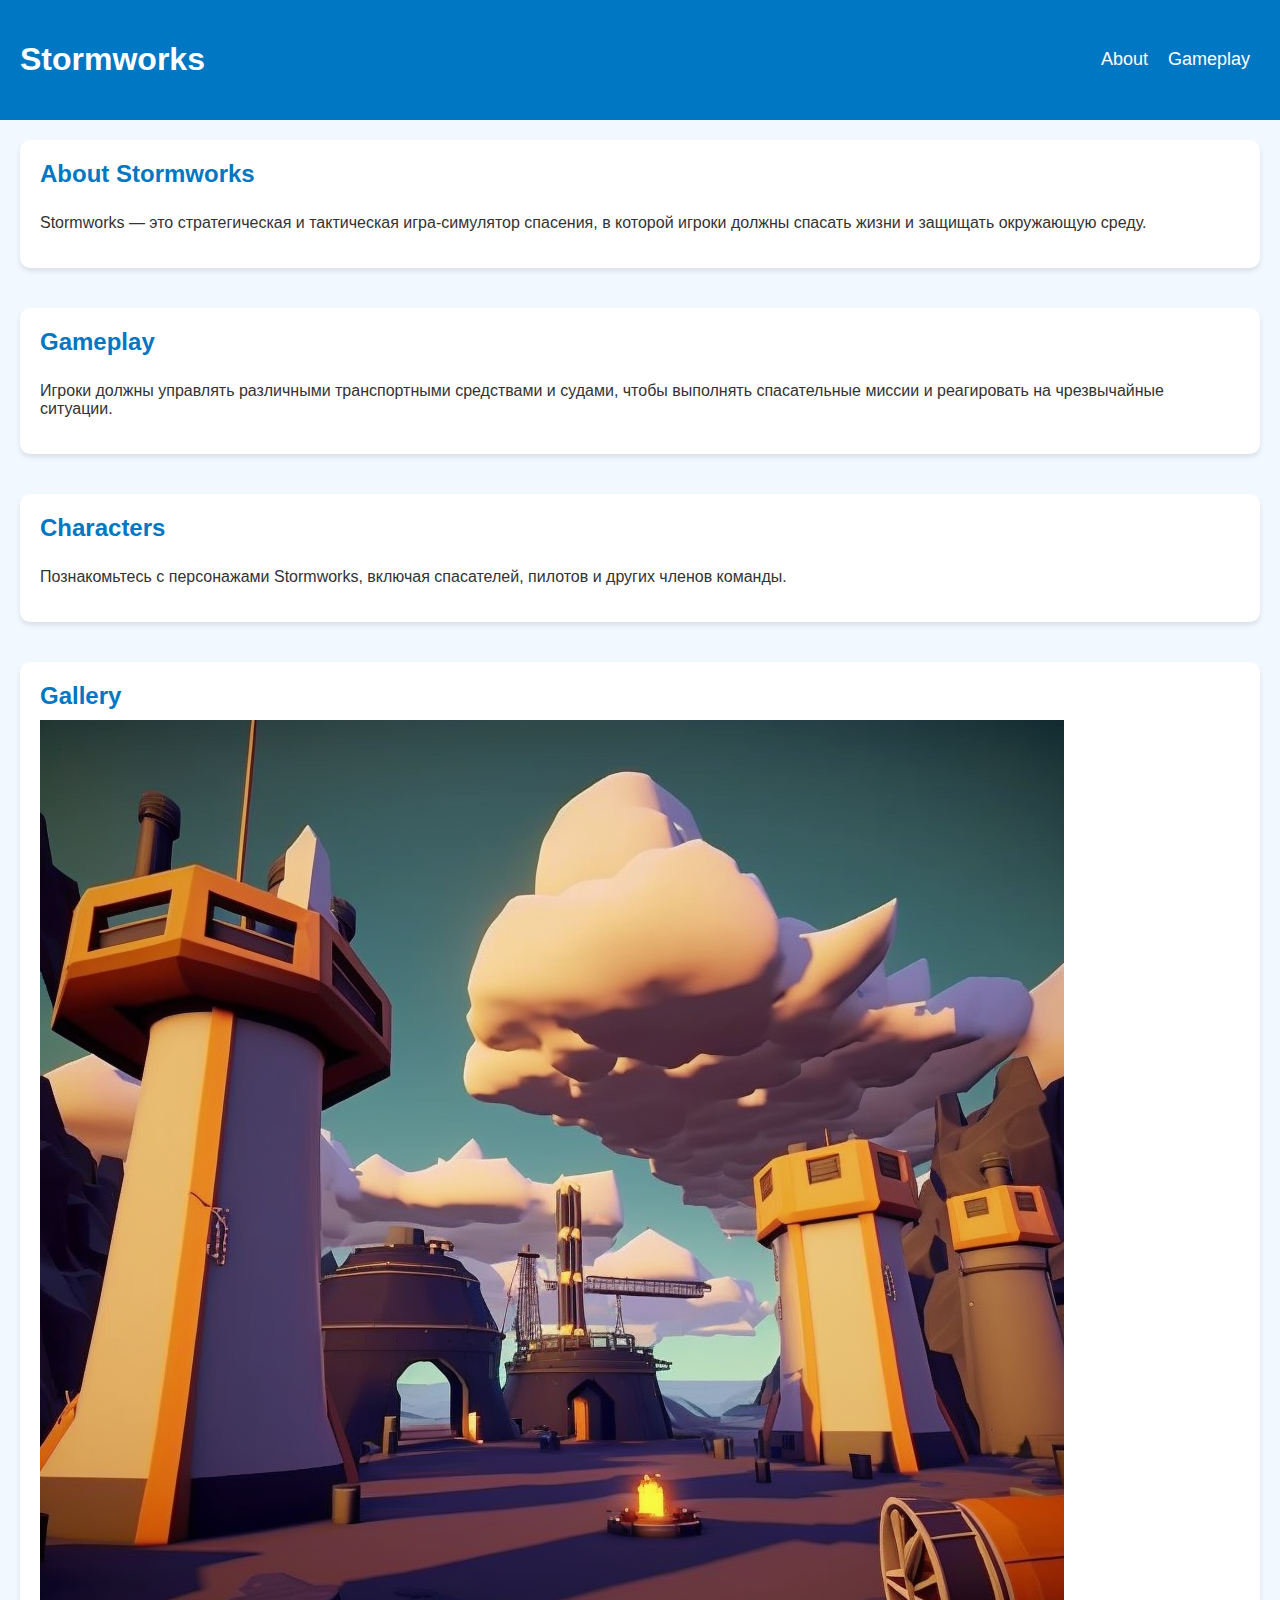
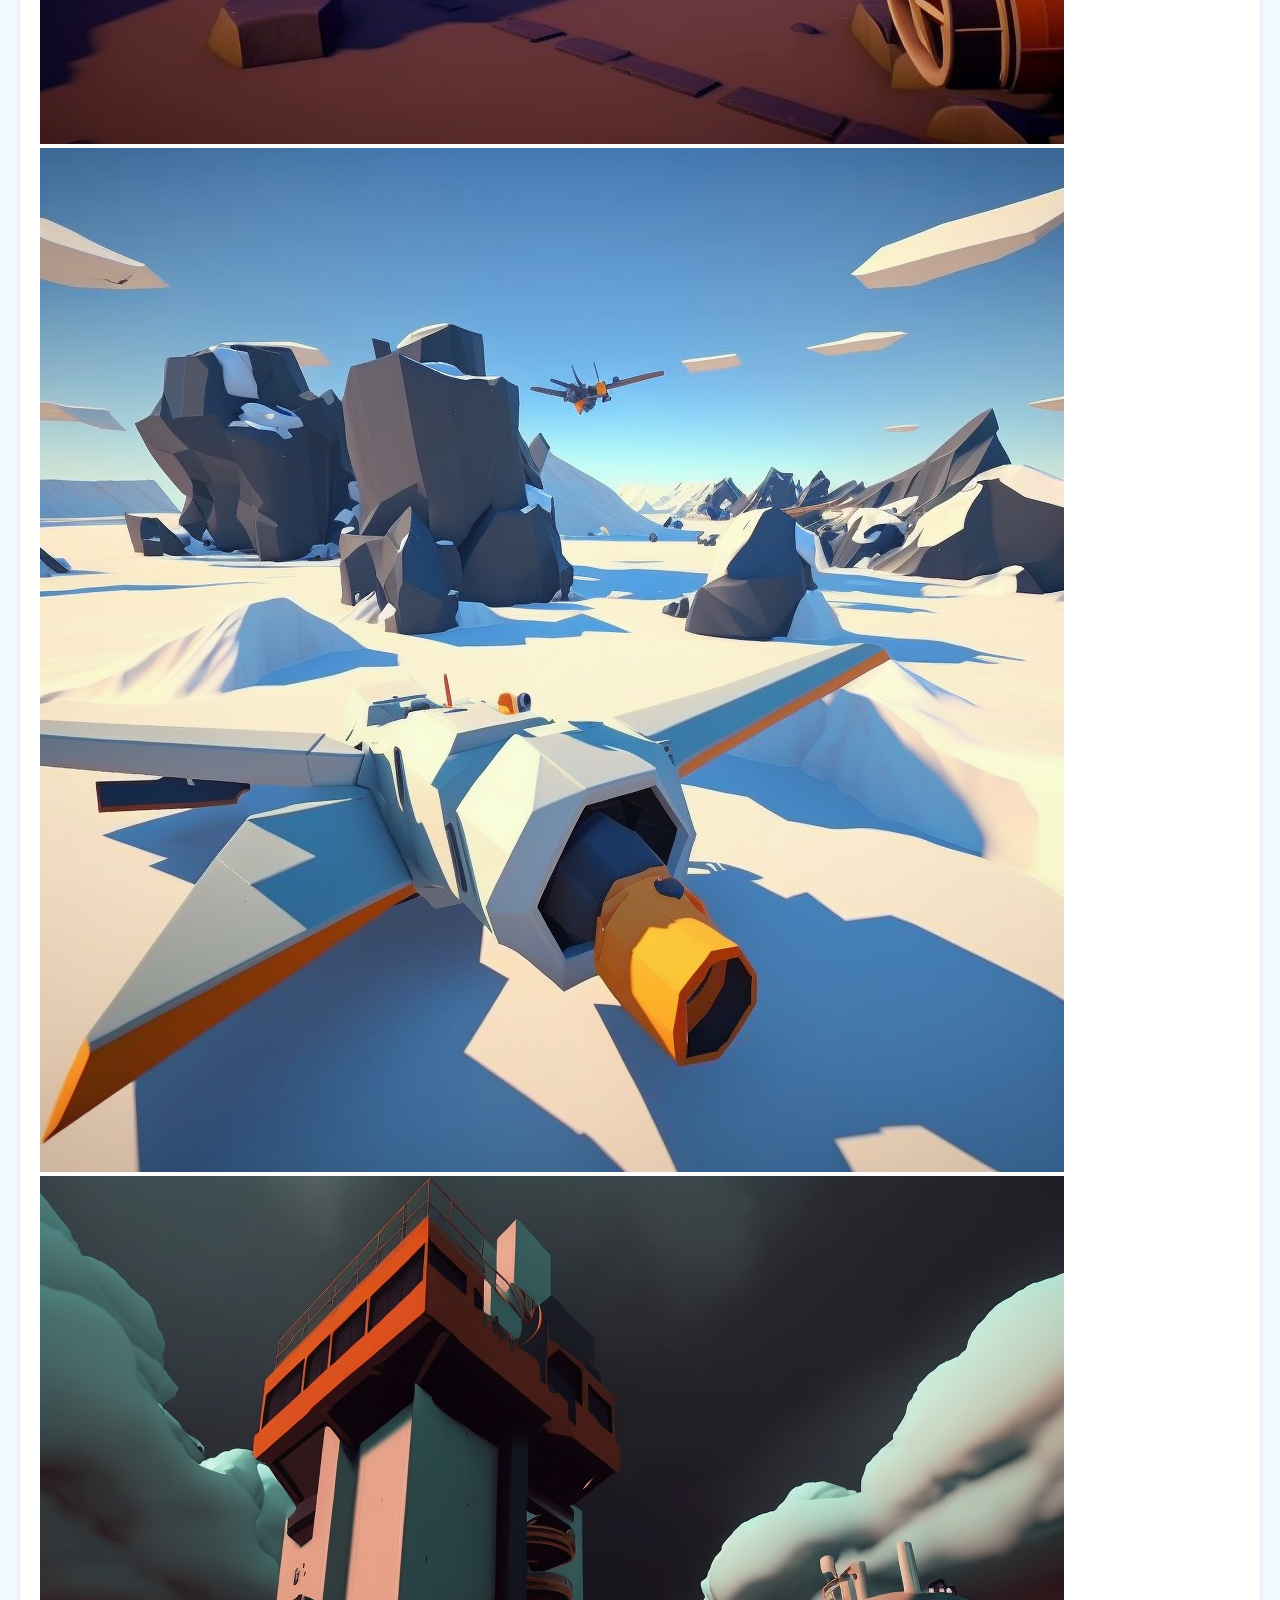
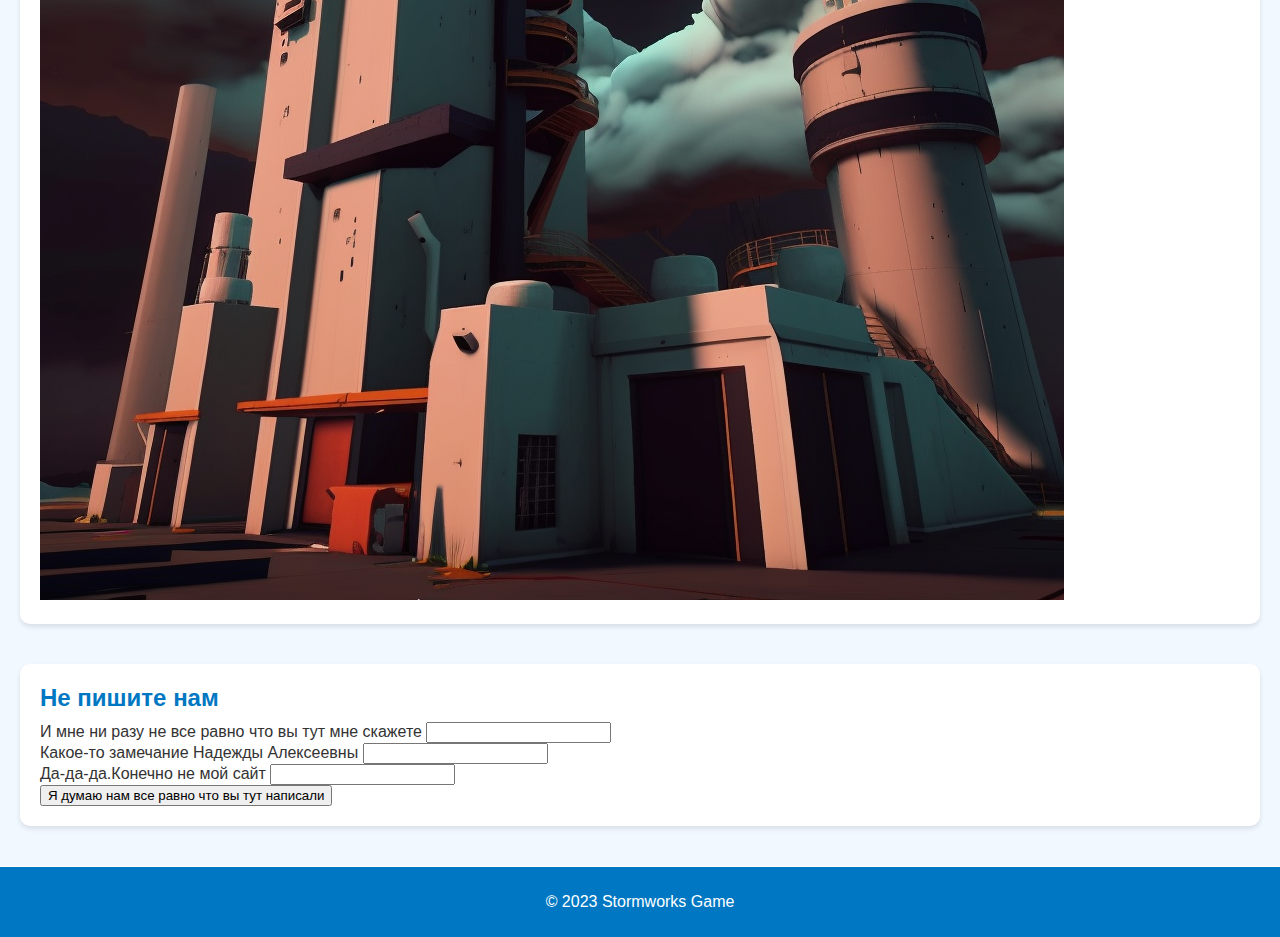
<file: index.html>
<!DOCTYPE html>
<html lang="en">
<head>
	<meta charset="UTF-8">
	<title>Stormworks Game</title>
    <link rel="stylesheet" href="style.css">
</head>
<body>
	<header>
		<h1>Stormworks</h1>
		<nav>
			<ul>
				<li><a href="about.html">About</a></li>
				<li><a href="gameplay.html">Gameplay</a></li>
			</ul>
		</nav>
	</header>
	<main>
		<section id="about">
			<h2>About Stormworks</h2>
			<p>Stormworks — это стратегическая и тактическая игра-симулятор спасения, в которой игроки должны спасать жизни и защищать окружающую среду.
</p>
		</section>
		<section id="gameplay">
			<h2>Gameplay</h2>
			<p>Игроки должны управлять различными транспортными средствами и судами, чтобы выполнять спасательные миссии и реагировать на чрезвычайные ситуации.</p>
		</section>
		<section id="characters">
			<h2>Characters</h2>
			<p>Познакомьтесь с персонажами Stormworks, включая спасателей, пилотов и других членов команды.</p>
		</section>
		<section id="gallery">
			<h2>Gallery</h2>
			<img src="images/image1.png" alt="Stormworks screenshot">
			<img src="images/image2.png" alt="Stormworks screenshot">
			<img src="images/image3.png" alt="Stormworks screenshot">
		</section>
		<section id="contact">
			<h2>Не пишите нам</h2>
			<form>
				<label for="name">И мне ни разу не все равно что вы тут мне скажете</label>
				<input type="text" id="name" name="name"><br>

				<label for="email">Какое-то замечание Надежды Алексеевны</label>
				<input type="email" id="email" name="email"><br>

				<label for="message">Да-да-да.Конечно не мой сайт</label>
				<input type="message" id="message" name="massage"><br>

				<input type="submit" value="Я думаю нам все равно что вы тут написали">
			</form>
		</section>
	</main>
	<footer>
		<p>&copy; 2023 Stormworks Game</p>
	</footer>
</body>
</html>
</file>
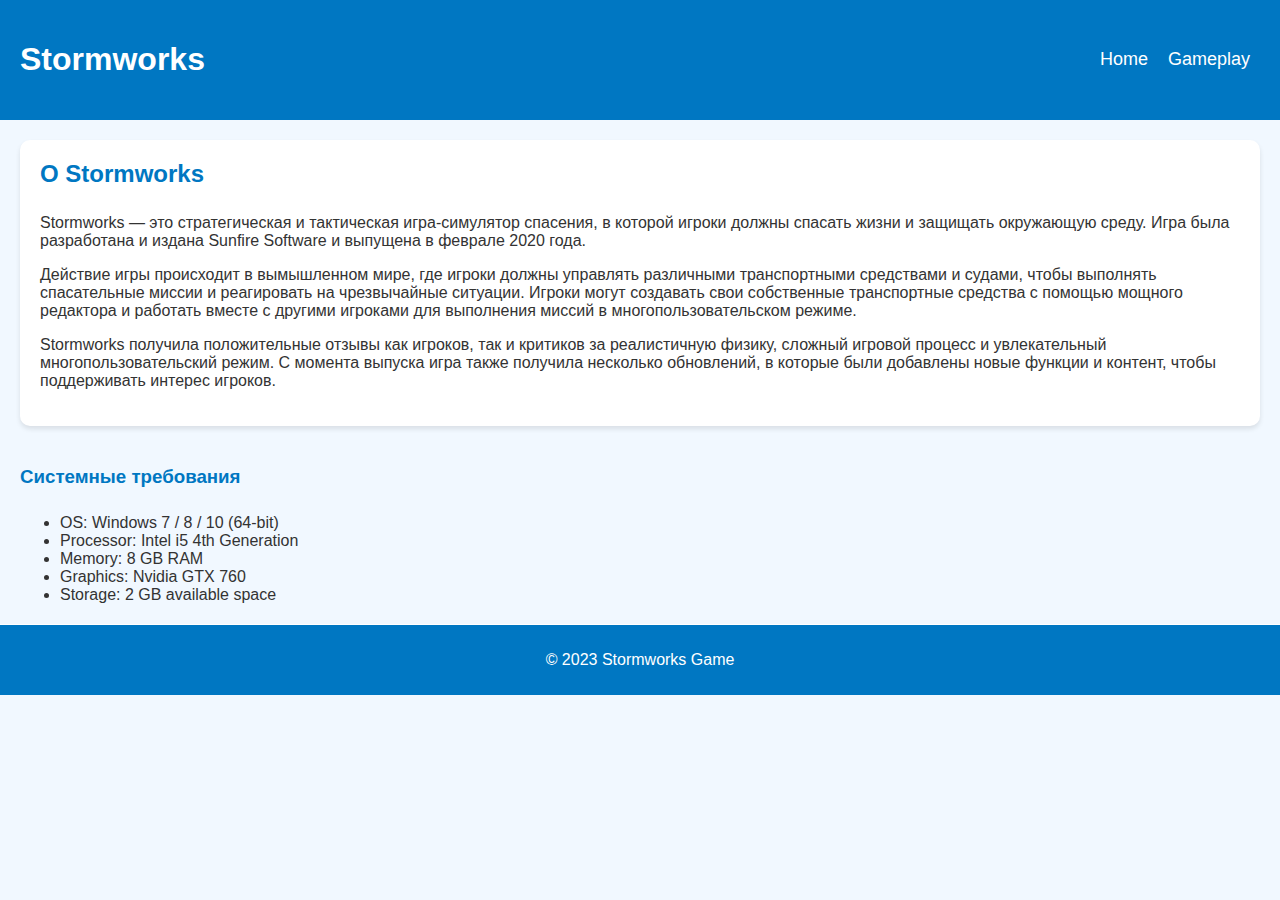
<file: about.html>
<!DOCTYPE html>
<html lang="en">
<head>
	<meta charset="UTF-8">
	<title>About Stormworks</title>
	<link rel="stylesheet" href="style.css">
</head>
<body>
	<header>
		<h1>Stormworks</h1>
		<nav>
			<ul>
				<li><a href="index.html">Home</a></li>
				<li><a href="gameplay.html">Gameplay</a></li>
			</ul>
		</nav>
	</header>
	<main>
		<section>
			<h2>О Stormworks</h2>
			<p>Stormworks — это стратегическая и тактическая игра-симулятор спасения, в которой игроки должны спасать жизни и защищать окружающую среду. Игра была разработана и издана Sunfire Software и выпущена в феврале 2020 года.</p>
			<p>Действие игры происходит в вымышленном мире, где игроки должны управлять различными транспортными средствами и судами, чтобы выполнять спасательные миссии и реагировать на чрезвычайные ситуации. Игроки могут создавать свои собственные транспортные средства с помощью мощного редактора и работать вместе с другими игроками для выполнения миссий в многопользовательском режиме.</p>
			<p>Stormworks получила положительные отзывы как игроков, так и критиков за реалистичную физику, сложный игровой процесс и увлекательный многопользовательский режим. С момента выпуска игра также получила несколько обновлений, в которые были добавлены новые функции и контент, чтобы поддерживать интерес игроков.</p>
		</section>
		<aside>
			<h3>Системные требования</h3>
			<ul>
				<li>OS: Windows 7 / 8 / 10 (64-bit)</li>
				<li>Processor: Intel i5 4th Generation</li>
				<li>Memory: 8 GB RAM</li>
				<li>Graphics: Nvidia GTX 760</li>
				<li>Storage: 2 GB available space</li>
			</ul>
		</aside>
	</main>
	<footer>
		<p>&copy; 2023 Stormworks Game</p>
	</footer>
</body>
</html>
</file>
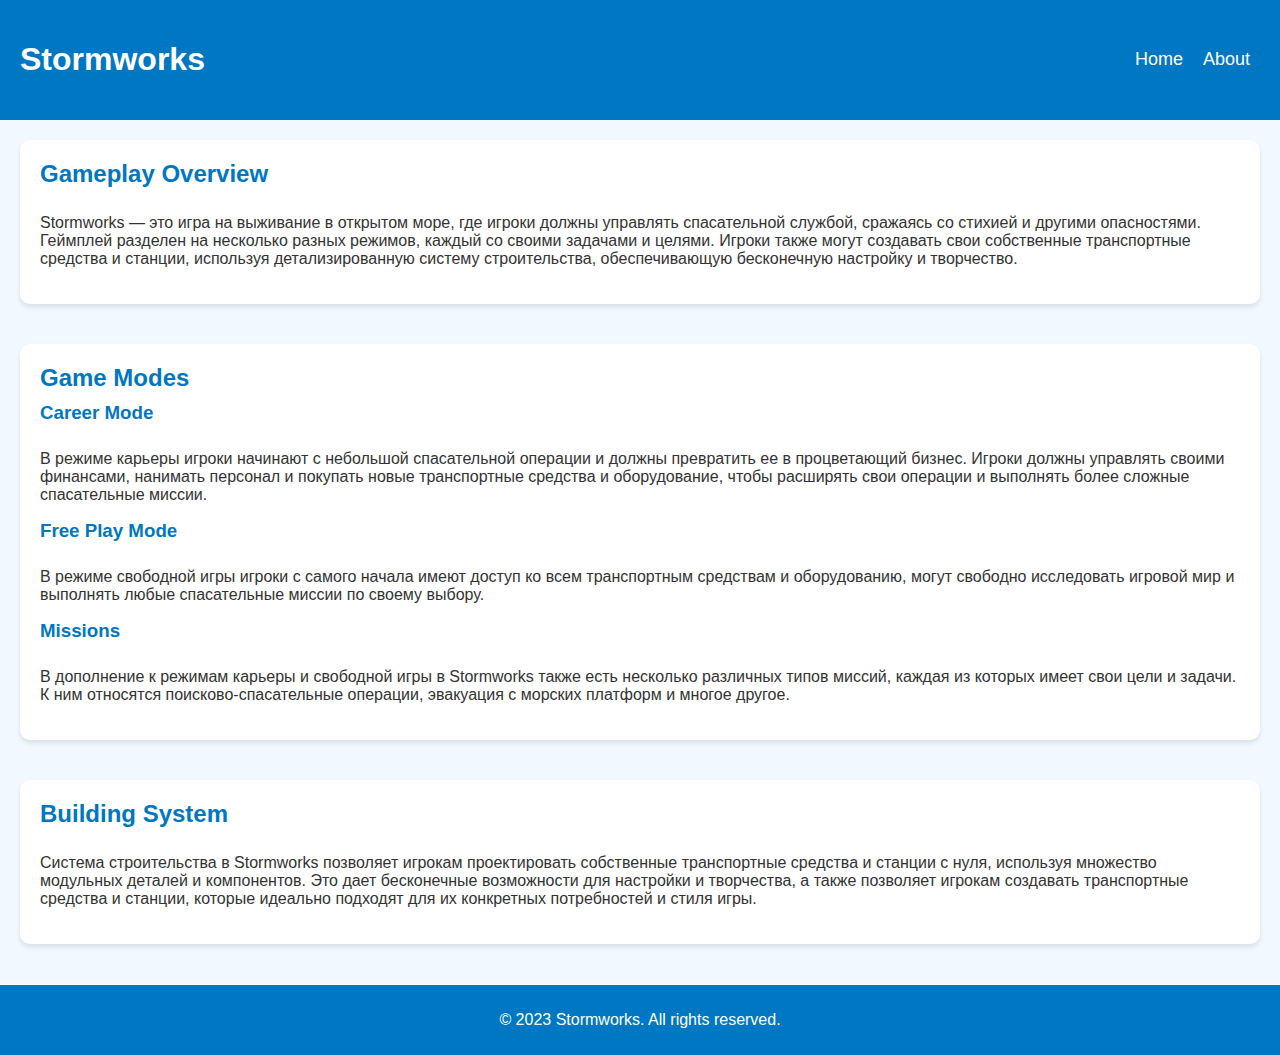
<file: gameplay.html>
<!DOCTYPE html>
<html>
<head>
	<title>Gameplay - Stormworks</title>
	<link rel="stylesheet" type="text/css" href="style.css">
</head>
<body>
	<header>
		<h1>Stormworks</h1>
		<nav>
			<ul>
				<li><a href="index.html">Home</a></li>
				<li><a href="about.html">About</a></li>
			</ul>
		</nav>
	</header>

	<main>
		<section>
			<h2>Gameplay Overview</h2>
			<p>Stormworks — это игра на выживание в открытом море, где игроки должны управлять спасательной службой, сражаясь со стихией и другими опасностями. Геймплей разделен на несколько разных режимов, каждый со своими задачами и целями. Игроки также могут создавать свои собственные транспортные средства и станции, используя детализированную систему строительства, обеспечивающую бесконечную настройку и творчество.</p>
		</section>

		<section>
			<h2>Game Modes</h2>
			<h3>Career Mode</h3>
			<p>В режиме карьеры игроки начинают с небольшой спасательной операции и должны превратить ее в процветающий бизнес. Игроки должны управлять своими финансами, нанимать персонал и покупать новые транспортные средства и оборудование, чтобы расширять свои операции и выполнять более сложные спасательные миссии.
</p>

			<h3>Free Play Mode</h3>
			<p>В режиме свободной игры игроки с самого начала имеют доступ ко всем транспортным средствам и оборудованию, могут свободно исследовать игровой мир и выполнять любые спасательные миссии по своему выбору.</p>

			<h3>Missions</h3>
			<p>В дополнение к режимам карьеры и свободной игры в Stormworks также есть несколько различных типов миссий, каждая из которых имеет свои цели и задачи. К ним относятся поисково-спасательные операции, эвакуация с морских платформ и многое другое.</p>
		</section>

		<section>
			<h2>Building System</h2>
			<p>Система строительства в Stormworks позволяет игрокам проектировать собственные транспортные средства и станции с нуля, используя множество модульных деталей и компонентов. Это дает бесконечные возможности для настройки и творчества, а также позволяет игрокам создавать транспортные средства и станции, которые идеально подходят для их конкретных потребностей и стиля игры.
</p>
		</section>
	</main>

	<footer>
		<p>&copy; 2023 Stormworks. All rights reserved.</p>
	</footer>
</body>
</html>
</file>
<file: style.css>
body {
	font-family: Arial, sans-serif;
	margin: 0;
	padding: 0;
	background-color: #f1f8ff;
	color: #333;
}

header {
	background-color: #0077c2;
	color: #fff;
	display: flex;
	align-items: center;
	justify-content: space-between;
	padding: 20px;
}

nav ul {
	list-style: none;
	margin: 0;
	padding: 0;
	display: flex;
}

nav li {
	margin: 0 10px;
}

nav a {
	color: #fff;
	text-decoration: none;
	font-size: 18px;
}

main {
	margin: 20px;
}

section {
	margin-bottom: 40px;
	background-color: #fff;
	padding: 20px;
	border-radius: 10px;
	box-shadow: 0px 3px 5px rgba(0, 0, 0, 0.1);
}

h2, h3 {
	color: #0077c2;
	margin: 0;
	padding-bottom: 10px;
}

figure {
	margin: 0;
}

figcaption {
	font-style: italic;
	color: #666;
	margin-top: 5px;
	font-size: 14px;
}

footer {
	background-color: #0077c2;
	color: #fff;
	padding: 10px;
	text-align: center;
	border-top: 1px solid #fff;
}
</file>
